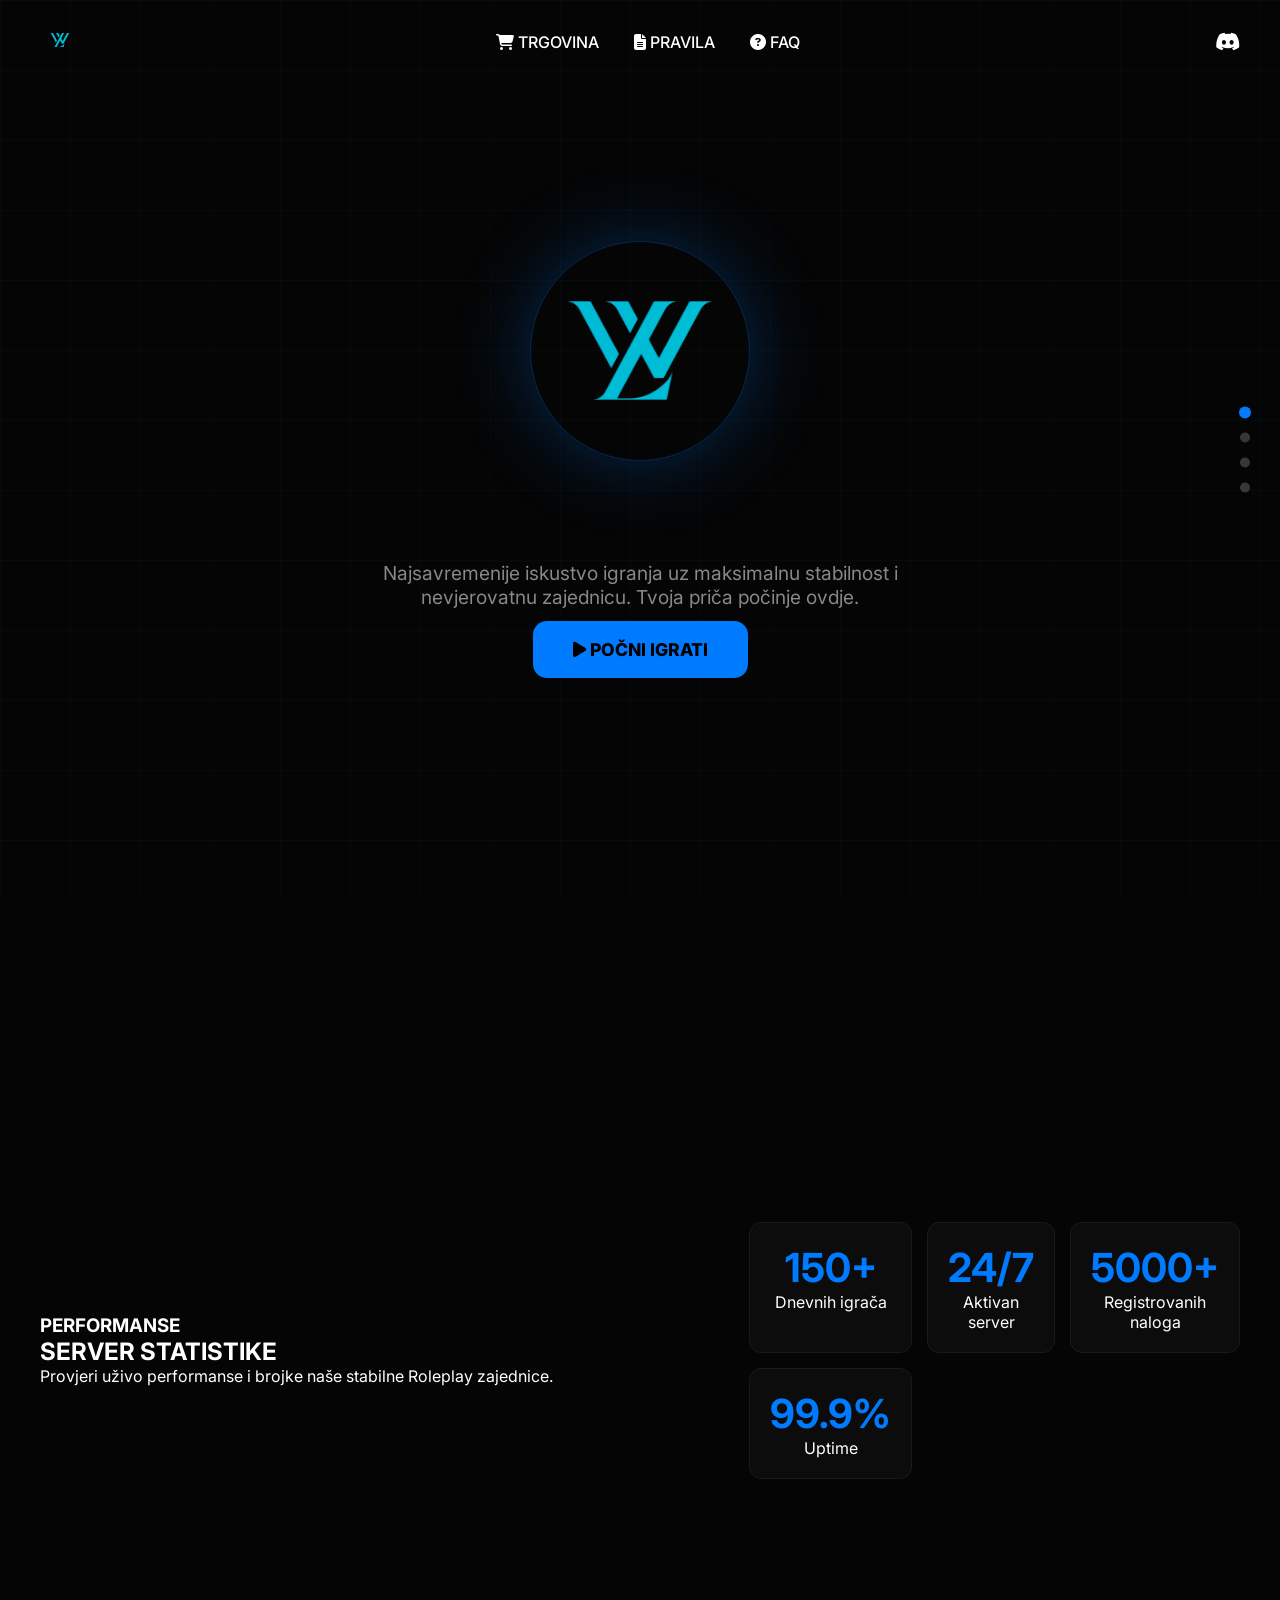
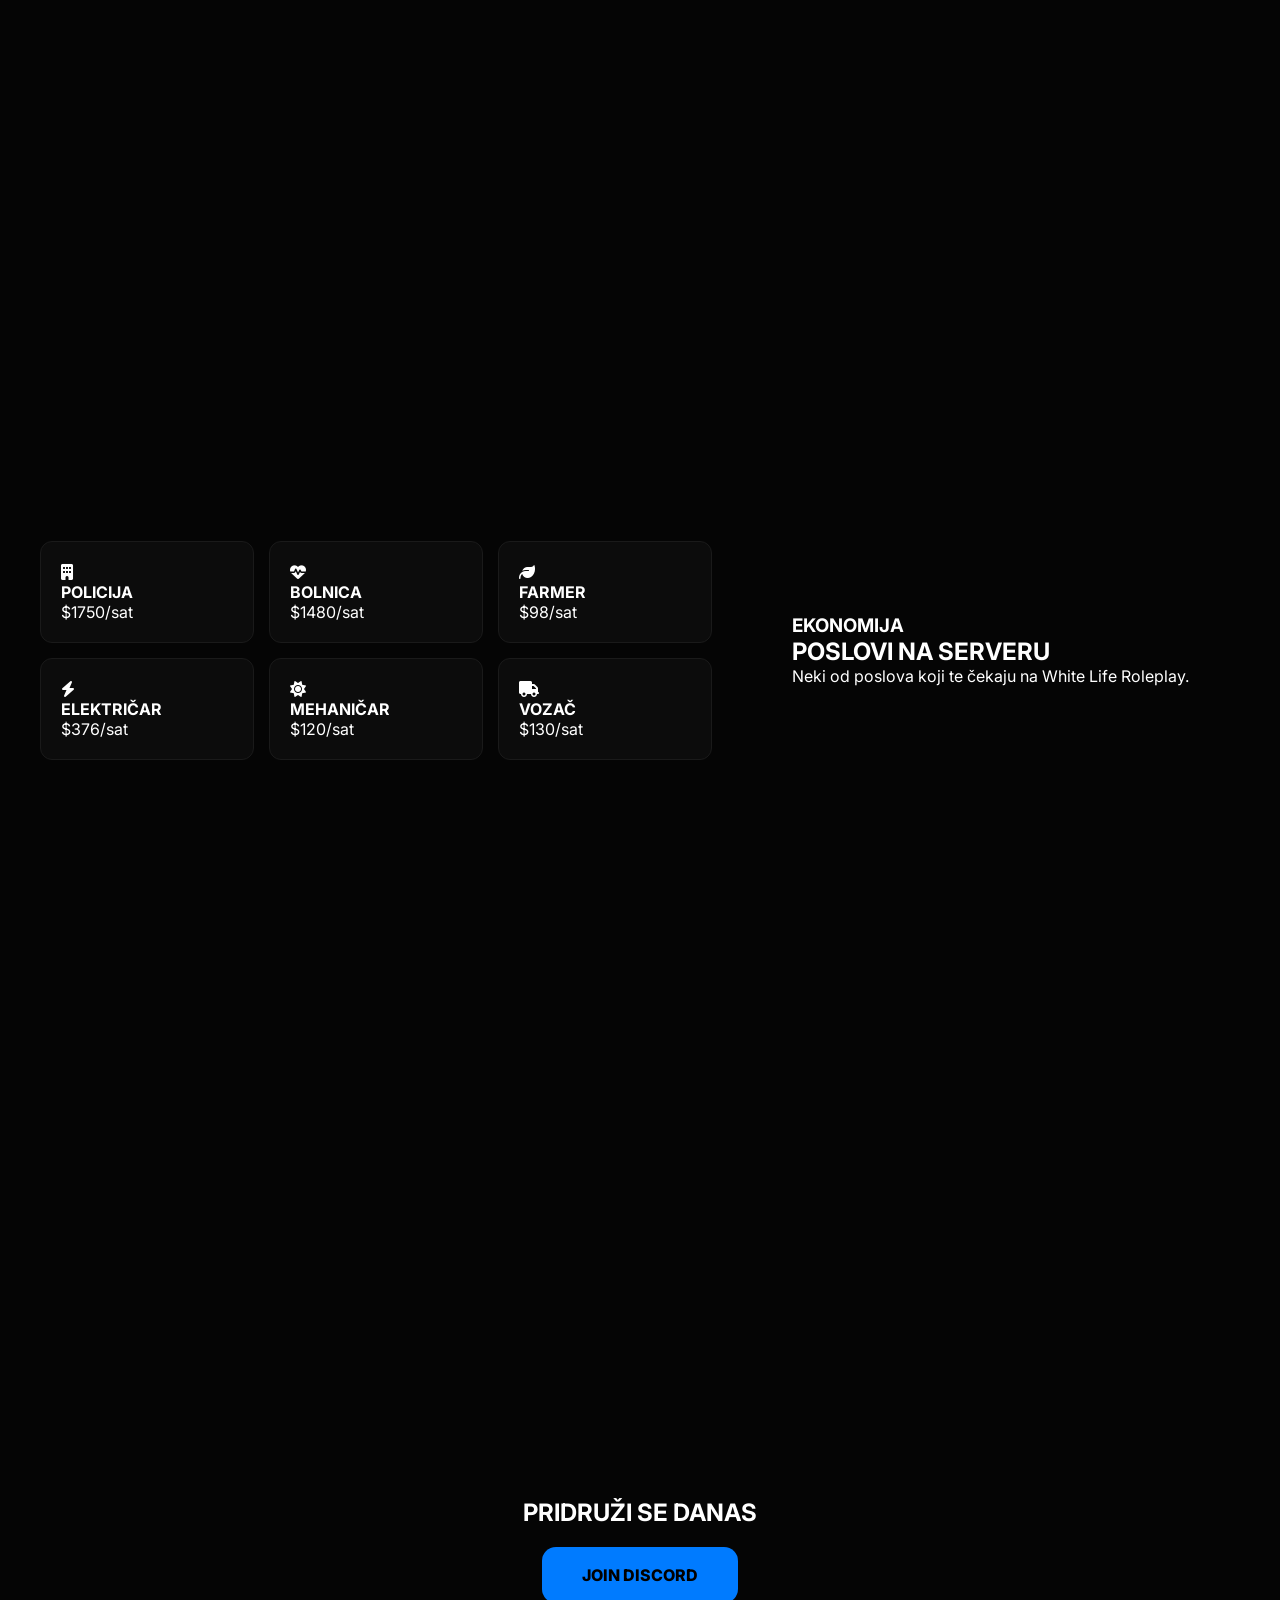
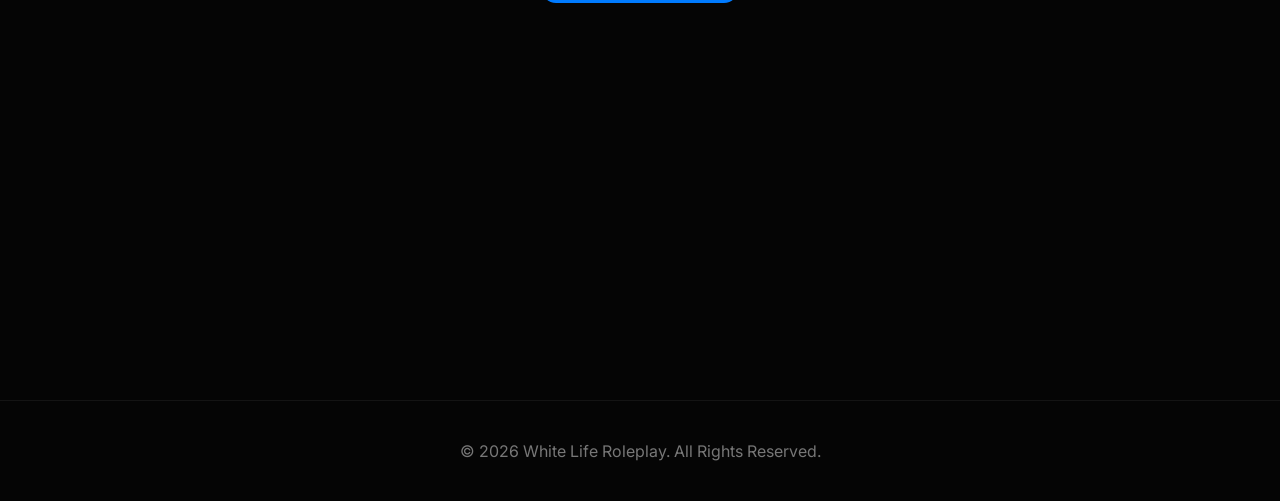
<file: index.html>
<!DOCTYPE html>
<html lang="hr">
<head>
    <meta charset="UTF-8">
    <meta name="viewport" content="width=device-width, initial-scale=1.0">
    <title>White Life Roleplay</title>
    <link rel="preconnect" href="https://fonts.googleapis.com">
    <link href="https://fonts.googleapis.com/css2?family=Inter:wght@300;400;500;600;700;800;900&display=swap" rel="stylesheet">
    <link rel="stylesheet" href="https://cdnjs.cloudflare.com/ajax/libs/font-awesome/6.4.0/css/all.min.css">
    <style>
        * { margin:0; padding:0; box-sizing:border-box; font-family:'Inter',sans-serif; }
        html { scroll-behavior: smooth; scroll-snap-type: y mandatory; }
        body { background:#050505; color:white; overflow-x:hidden; }
        body::before { content:''; position:fixed; inset:0; background: linear-gradient(rgba(0,123,255,.05) 1px, transparent 1px), linear-gradient(90deg, rgba(0,123,255,.05) 1px, transparent 1px); background-size:70px 70px; pointer-events:none; }

        /* Navigacija */
        nav { position: fixed; top: 0; left: 0; width: 100%; z-index: 999; background: transparent; border: none; }
        .nav { max-width:1400px; margin:auto; padding:20px 40px; display:flex; justify-content:space-between; align-items:center; }
        .menu { display:flex; gap:35px; }
        .menu a { text-decoration:none; color:white; font-weight:500; transition:.3s; }
        .menu a:hover { color:#007bff; }
        .nav-right a { text-decoration: none; color: white; font-size: 20px; }

        /* Sekcije */
        section { min-height: 100vh; padding: 100px 20px; display: flex; align-items: center; justify-content: center; scroll-snap-align: start; }
        .container { width: 100%; max-width: 1400px; margin: auto; }
        .title { font-size:60px; text-align:center; margin-bottom:70px; }
        .title span { color:#007bff; }

        /* Hero */
        .hero { text-align:center; position:relative; }
        .big-logo { width:220px; height:220px; margin:0 auto 30px; border-radius:50%; border:1px solid rgba(0, 123, 255, 0.3); display:flex; justify-content:center; align-items:center; font-size:120px; font-weight:900; color:#007bff; box-shadow:0 0 80px rgba(0, 123, 255, 0.3); }
        .hero h1 { font-size:110px; line-height:.95; }
        .hero h1 span { display:block; color:#007bff; }
        .primary { background:#007bff; color:black; padding:18px 40px; border-radius:14px; text-decoration:none; font-weight:800; }
        .secondary { background:#111; border:1px solid rgba(255,255,255,.08); color:white; padding:18px 40px; border-radius:14px; text-decoration:none; font-weight:800; }

        /* Stats */
        .stats { display:grid; grid-template-columns:repeat(auto-fit,minmax(250px,1fr)); gap:25px; }
        .card { background:#0c0c0c; border:1px solid rgba(255,255,255,.05); border-radius:22px; padding:40px; text-align:center; }
        .card h3 { font-size:50px; color:#007bff; }

        /* POSLOVI - ISPRAVLJENI LAYOUT */
        .split-container { display: grid; grid-template-columns: 1.5fr 1fr; gap: 80px; align-items: center; max-width: 1200px; width: 100%; }
        .cards-side { display: grid; grid-template-columns: 1fr 1fr 1fr; gap: 15px; }
        .job-card { background: #0c0c0c; border: 1px solid #1a1a1a; border-radius: 12px; padding: 20px; }
        .text-side { display: flex; align-items: center; gap: 30px; }
        .side-dots { display: flex; flex-direction: column; gap: 10px; }
        .dot { width: 8px; height: 8px; background: #333; border-radius: 50%; }
        .dot.active { background: #007bff; }

        /* Features */
        .features { display:grid; grid-template-columns:repeat(auto-fit,minmax(320px,1fr)); gap:25px; }
        .feature { background:#0d0d0d; padding:35px; border-radius:22px; border:1px solid rgba(255,255,255,.05); }

        /* CTA i Footer */
        .cta { flex-direction: column; text-align: center; }
        footer { padding:40px; text-align:center; border-top:1px solid rgba(255,255,255,.06); color:#777; }
		
		.side-dots-nav {
    position: fixed;
    right: 30px;
    top: 50%;
    transform: translateY(-50%);
    display: flex;
    flex-direction: column;
    gap: 15px;
    z-index: 1000;
}

.side-dots-nav .dot {
    width: 10px;
    height: 10px;
    background: rgba(255,255,255,0.2);
    border-radius: 50%;
    cursor: pointer;
    transition: 0.3s;
}

.side-dots-nav .dot.active {
    background: #007bff;
    transform: scale(1.2);
}
    </style>
</head>
<body>

<nav>
    <div class="nav">
        <a href="index"><img src="logo.png" alt="Logo" style="height: 40px;"></a>
        
        <div class="menu">
            <a href="trgovina"><i class="fas fa-shopping-cart"></i> TRGOVINA</a>
            
            <a href="pravila"><i class="fas fa-file-alt"></i> PRAVILA</a>
            <a href="faq"><i class="fas fa-question-circle"></i> FAQ</a>
        </div>
        
        <div class="nav-right">
            <a href="#"><i class="fab fa-discord"></i></a>
        </div>
    </div>
</nav>

<div class="side-dots-nav">
    <div class="dot" data-target="hero"></div>
    <div class="dot" data-target="stats"></div>
    <div class="dot" data-target="poslovi"></div>
    <div class="dot" data-target="join"></div>
</div>

<section id="hero" class="hero">
    <div class="hero-content">
        <div class="big-logo">
            <img src="logo.png" alt="Main Logo" style="width: 130%; height: auto;">
        </div>
        
        <div style="margin-top: 100px;">
            <p style="font-size: 1.2rem; color: #888; max-width: 600px; margin: 0 auto;">
                Najsavremenije iskustvo igranja uz maksimalnu stabilnost i nevjerovatnu zajednicu. Tvoja priča počinje ovdje.
            </p>
            <div style="margin-top: 30px;">
                <a href="#" class="primary" style="font-size: 1.1rem;"><i class="fas fa-play"></i> POČNI IGRATI</a>
            </div>
        </div>
    </div>
</section>

<section id="stats">
    <div class="split-container">
        
        <div class="text-side">
            <div>
                <h3>PERFORMANSE</h3>
                <h2>SERVER <span>STATISTIKE</span></h2>
                <p>Provjeri uživo performanse i brojke naše stabilne Roleplay zajednice.</p>
            </div>
        </div>

        <div class="cards-side">
            <div class="card" style="padding: 20px; border-radius: 12px; background: #0c0c0c; border: 1px solid #1a1a1a;">
                <h3 style="font-size: 40px; color: #007bff;">150+</h3>
                <p>Dnevnih igrača</p>
            </div>
            <div class="card" style="padding: 20px; border-radius: 12px; background: #0c0c0c; border: 1px solid #1a1a1a;">
                <h3 style="font-size: 40px; color: #007bff;">24/7</h3>
                <p>Aktivan server</p>
            </div>
            <div class="card" style="padding: 20px; border-radius: 12px; background: #0c0c0c; border: 1px solid #1a1a1a;">
                <h3 style="font-size: 40px; color: #007bff;">5000+</h3>
                <p>Registrovanih naloga</p>
            </div>
            <div class="card" style="padding: 20px; border-radius: 12px; background: #0c0c0c; border: 1px solid #1a1a1a;">
                <h3 style="font-size: 40px; color: #007bff;">99.9%</h3>
                <p>Uptime</p>
            </div>
        </div>

    </div>
</section>

<section id="poslovi">
    <div class="split-container">
        <div class="cards-side">
            <div class="job-card"><i class="fas fa-building"></i><h4>POLICIJA</h4><span>$1750/sat</span></div>
            <div class="job-card"><i class="fas fa-heartbeat"></i><h4>BOLNICA</h4><span>$1480/sat</span></div>
            <div class="job-card"><i class="fas fa-leaf"></i><h4>FARMER</h4><span>$98/sat</span></div>
            <div class="job-card"><i class="fas fa-bolt"></i><h4>ELEKTRIČAR</h4><span>$376/sat</span></div>
            <div class="job-card"><i class="fas fa-sun"></i><h4>MEHANIČAR</h4><span>$120/sat</span></div>
            <div class="job-card"><i class="fas fa-truck"></i><h4>VOZAČ</h4><span>$130/sat</span></div>
        </div>
        <div class="text-side">
            <div>
                <h3>EKONOMIJA</h3>
                <h2>POSLOVI NA SERVERU</h2>
                <p>Neki od poslova koji te čekaju na White Life Roleplay.</p>
            </div>
        </div>
    </div>
</section>

<section class="cta" id="join">
    <h2>PRIDRUŽI SE DANAS</h2>
    <a href="#" class="primary" style="margin-top:20px;">JOIN DISCORD</a>
</section>

<footer>© 2026 White Life Roleplay. All Rights Reserved.</footer>

<script>
window.addEventListener('scroll', () => {
    let current = '';
    const sections = document.querySelectorAll('section');
    const dots = document.querySelectorAll('.side-dots-nav .dot');

    sections.forEach(section => {
        const sectionTop = section.offsetTop;
        const sectionHeight = section.clientHeight;
        if (pageYOffset >= (sectionTop - sectionHeight / 3)) {
            current = section.getAttribute('id');
        }
    });

    dots.forEach(dot => {
        dot.classList.remove('active');
        if (dot.getAttribute('data-target') === current) {
            dot.classList.add('active');
        }
    });
});
</script>
</body>
</html>
</file>
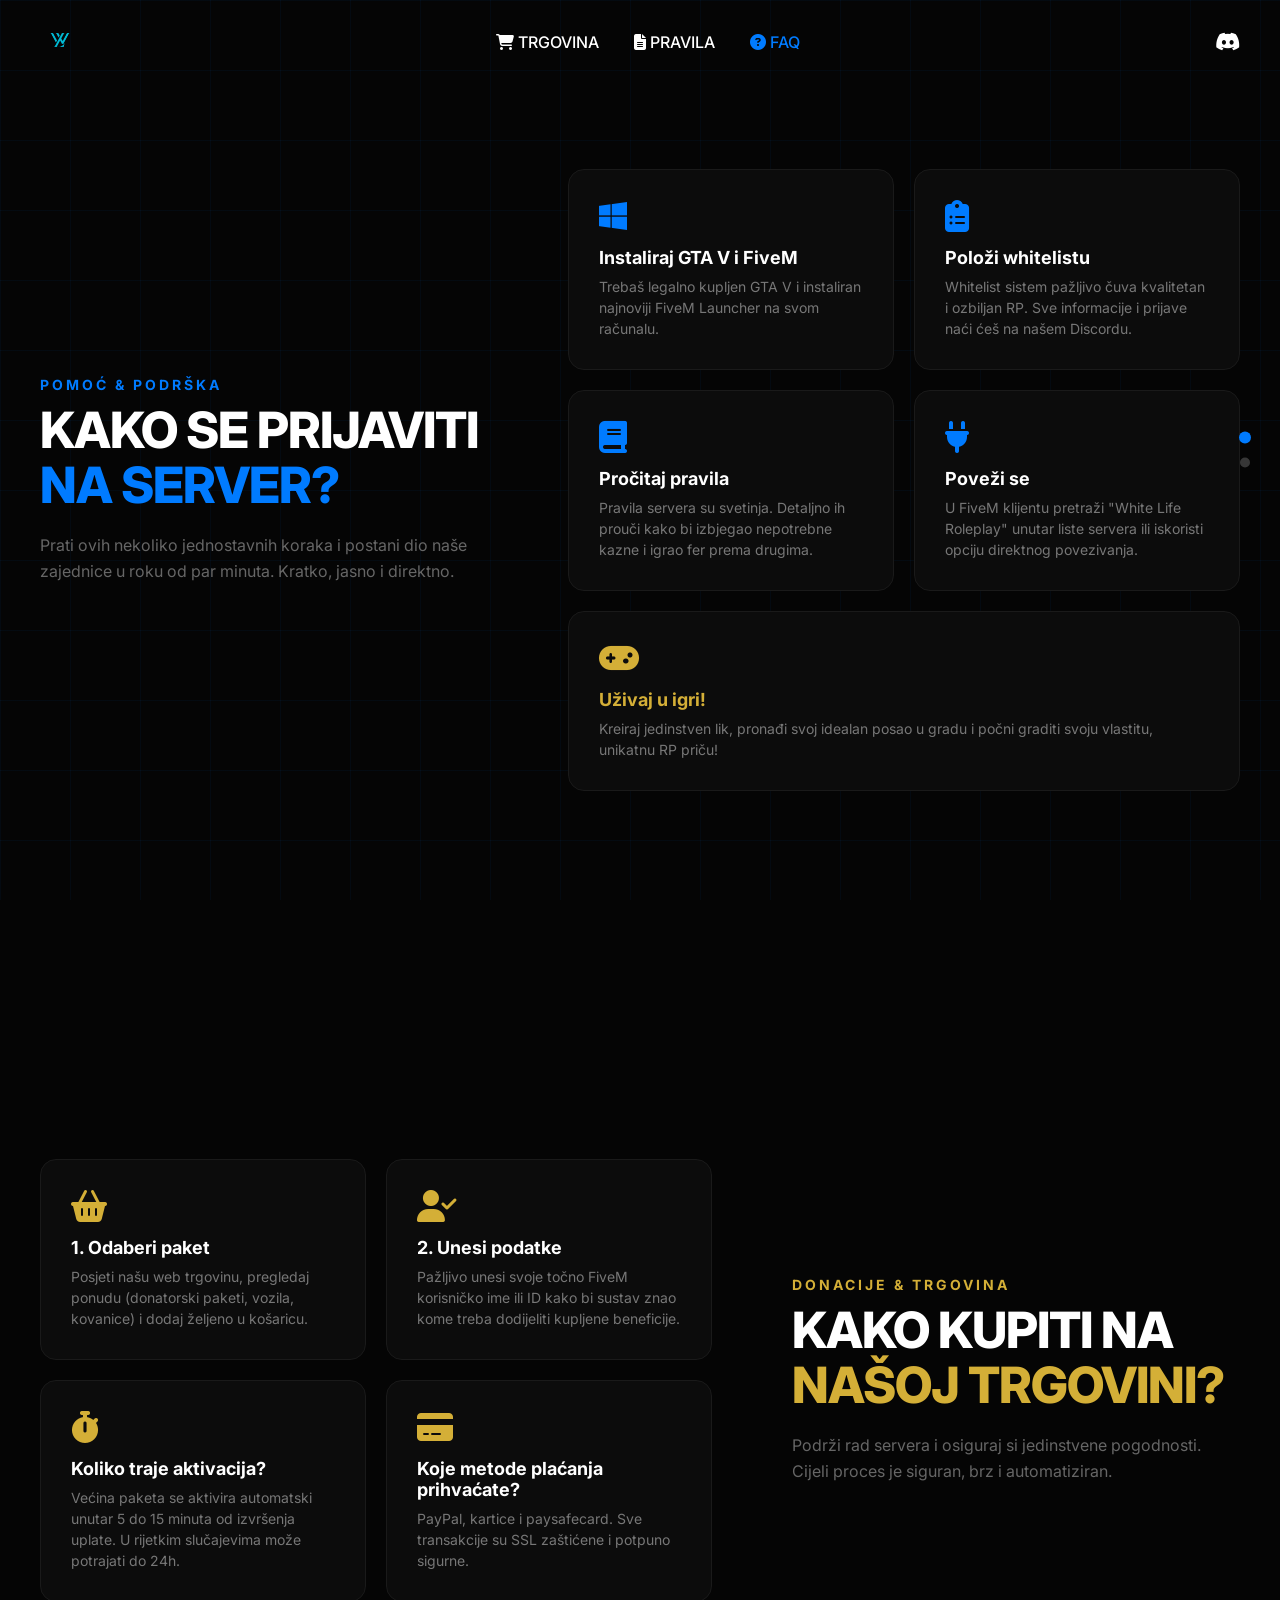
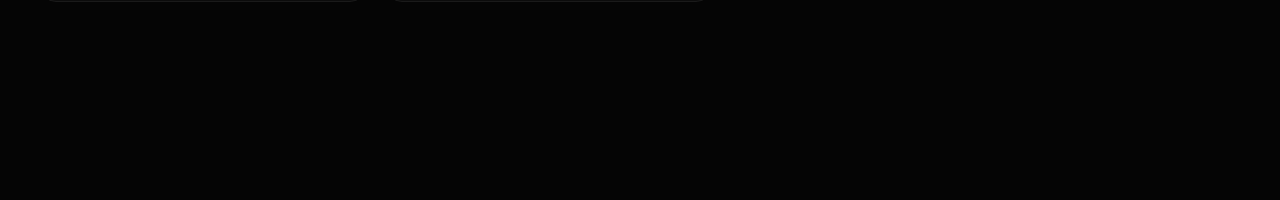
<file: faq.html>
<!DOCTYPE html>
<html lang="hr">
<head>
    <meta charset="UTF-8">
    <meta name="viewport" content="width=device-width, initial-scale=1.0">
    <title>FAQ - White Life Roleplay</title>
    <link href="https://fonts.googleapis.com/css2?family=Inter:wght@300;400;500;600;700;800;900&display=swap" rel="stylesheet">
    <link rel="stylesheet" href="https://cdnjs.cloudflare.com/ajax/libs/font-awesome/6.4.0/css/all.min.css">
    <style>
        * { margin:0; padding:0; box-sizing:border-box; font-family:'Inter',sans-serif; }
        html { scroll-behavior: smooth; scroll-snap-type: y mandatory; }
        body { background:#050505; color:white; overflow-x: hidden; }
        body::before { content:''; position:fixed; inset:0; background: linear-gradient(rgba(0,123,255,.05) 1px, transparent 1px), linear-gradient(90deg, rgba(0,123,255,.05) 1px, transparent 1px); background-size:70px 70px; pointer-events:none; z-index: -1; }

        /* Navigacija (IDENTIČNA KAO U INDEX.HTML) */
        nav { position: fixed; top: 0; left: 0; width: 100%; z-index: 999; background: transparent; border: none; }
        .nav { max-width:1400px; margin:auto; padding:20px 40px; display:flex; justify-content:space-between; align-items:center; }
        .menu { display:flex; gap:35px; }
        .menu a { text-decoration:none; color:white; font-weight:500; transition:.3s; }
        .menu a:hover, .menu a.active { color:#007bff; }
        .nav-right a { text-decoration: none; color: white; font-size: 20px; }

        /* SIDE DOTS NAVIGACIJA */
        .side-dots-nav {
            position: fixed;
            right: 30px;
            top: 50%;
            transform: translateY(-50%);
            display: flex;
            flex-direction: column;
            gap: 15px;
            z-index: 1000;
        }
        .side-dots-nav .dot {
            width: 10px;
            height: 10px;
            background: rgba(255,255,255,0.2);
            border-radius: 50%;
            cursor: pointer;
            transition: 0.3s;
        }
        .side-dots-nav .dot.active {
            background: #007bff;
            transform: scale(1.2);
        }
        .side-dots-nav .dot.gold-active {
            background: #d4af37;
            transform: scale(1.2);
        }

        /* SEKCIJE */
        section { min-height: 100vh; padding: 120px 40px 60px; display: flex; align-items: center; justify-content: center; scroll-snap-align: start; }
        .split-container { display: grid; grid-template-columns: 1fr 1.5fr; gap: 80px; align-items: center; max-width: 1400px; width: 100%; margin: auto; }
        
        /* Kontra raspored (Tekst desno, kartice lijevo) */
        .split-container.reverse { grid-template-columns: 1.5fr 1fr; }

        /* Lijeva/Desna tekstualna strana */
        .text-side h3 { font-size: 14px; color: #007bff; font-weight: 700; letter-spacing: 3px; text-transform: uppercase; margin-bottom: 10px; }
        .text-side h2 { font-size: 50px; font-weight: 800; letter-spacing: -1px; margin-bottom: 20px; line-height: 1.1; }
        .text-side h2 span { color: #007bff; }
        .text-side p { color: #666; font-size: 16px; line-height: 1.6; max-width: 450px; }

        /* Premium zlatni detalji za drugu rubriku */
        .split-container.reverse .text-side h3 { color: #d4af37; }
        .split-container.reverse .text-side h2 span { color: #d4af37; }

        /* Grid s karticama */
        .cards-side { display: grid; grid-template-columns: 1fr 1fr; gap: 20px; }
        
        .faq-card { 
            background: #0c0c0c; 
            border: 1px solid #1a1a1a; 
            border-radius: 16px; 
            padding: 30px; 
            transition: all 0.3s ease;
        }
        
        .faq-card:hover {
            border-color: rgba(0, 123, 255, 0.3);
            box-shadow: 0 10px 25px rgba(0, 123, 255, 0.05);
            transform: translateY(-2px);
        }

        /* Hover efekt za zlatne kartice */
        .split-container.reverse .faq-card:hover {
            border-color: rgba(212, 175, 55, 0.3);
            box-shadow: 0 10px 25px rgba(212, 175, 55, 0.05);
        }

        .faq-card i { 
            font-size: 32px; 
            color: #007bff; 
            margin-bottom: 15px; 
            display: inline-block;
        }

        .split-container.reverse .faq-card i {
            color: #d4af37;
        }
        
        .faq-card h4 { 
            font-size: 18px; 
            font-weight: 700; 
            margin-bottom: 8px; 
            color: #fff;
        }
        
        .faq-card p { 
            font-size: 14px; 
            color: #777; 
            line-height: 1.5; 
        }

        /* Responsive */
        @media (max-width: 1024px) {
            section { padding: 100px 20px 40px; }
            .split-container, .split-container.reverse { grid-template-columns: 1fr; gap: 40px; }
            .split-container.reverse .text-side { grid-row: 1; }
            .text-side { text-align: center; }
            .text-side p { margin: 0 auto; }
            .cards-side { grid-template-columns: 1fr; }
            .side-dots-nav { display: none; }
        }
    </style>
</head>
<body>

<nav>
    <div class="nav">
        <a href="index.html"><img src="logo.png" alt="Logo" style="height: 40px;"></a>
        
        <div class="menu">
            <a href="trgovina.html"><i class="fas fa-shopping-cart"></i> TRGOVINA</a>
            <a href="pravila.html"><i class="fas fa-file-alt"></i> PRAVILA</a>
            <a href="faq.html" class="active"><i class="fas fa-question-circle"></i> FAQ</a>
        </div>
        
        <div class="nav-right">
            <a href="#"><i class="fab fa-discord"></i></a>
        </div>
    </div>
</nav>

<div class="side-dots-nav">
    <div class="dot active" data-target="prijava"></div>
    <div class="dot" data-target="trgovina"></div>
</div>

<section id="prijava">
    <div class="split-container">
        <div class="text-side">
            <h3>POMOĆ & PODRŠKA</h3>
            <h2>KAKO SE PRIJAVITI <span>NA SERVER?</span></h2>
            <p>Prati ovih nekoliko jednostavnih koraka i postani dio naše zajednice u roku od par minuta. Kratko, jasno i direktno.</p>
        </div>

        <div class="cards-side">
            <div class="faq-card">
                <i class="fab fa-windows"></i>
                <h4>Instaliraj GTA V i FiveM</h4>
                <p>Trebaš legalno kupljen GTA V i instaliran najnoviji FiveM Launcher na svom računalu.</p>
            </div>

            <div class="faq-card">
                <i class="fas fa-clipboard-list"></i>
                <h4>Položi whitelistu</h4>
                <p>Whitelist sistem pažljivo čuva kvalitetan i ozbiljan RP. Sve informacije i prijave naći ćeš na našem Discordu.</p>
            </div>

            <div class="faq-card">
                <i class="fas fa-book"></i>
                <h4>Pročitaj pravila</h4>
                <p>Pravila servera su svetinja. Detaljno ih prouči kako bi izbjegao nepotrebne kazne i igrao fer prema drugima.</p>
            </div>

            <div class="faq-card">
                <i class="fas fa-plug"></i>
                <h4>Poveži se</h4>
                <p>U FiveM klijentu pretraži "White Life Roleplay" unutar liste servera ili iskoristi opciju direktnog povezivanja.</p>
            </div>

            <div class="faq-card" style="grid-column: span 2;">
                <i class="fas fa-gamepad" style="color: #d4af37;"></i>
                <h4 style="color: #d4af37;">Uživaj u igri!</h4>
                <p>Kreiraj jedinstven lik, pronađi svoj idealan posao u gradu i počni graditi svoju vlastitu, unikatnu RP priču!</p>
            </div>
        </div>
    </div>
</section>

<section id="trgovina">
    <div class="split-container reverse">
        <div class="cards-side">
            <div class="faq-card">
                <i class="fas fa-shopping-basket"></i>
                <h4>1. Odaberi paket</h4>
                <p>Posjeti našu web trgovinu, pregledaj ponudu (donatorski paketi, vozila, kovanice) i dodaj željeno u košaricu.</p>
            </div>

            <div class="faq-card">
                <i class="fas fa-user-check"></i>
                <h4>2. Unesi podatke</h4>
                <p>Pažljivo unesi svoje točno FiveM korisničko ime ili ID kako bi sustav znao kome treba dodijeliti kupljene beneficije.</p>
            </div>

            <div class="faq-card">
                <i class="fas fa-stopwatch"></i>
                <h4>Koliko traje aktivacija?</h4>
                <p>Većina paketa se aktivira automatski unutar 5 do 15 minuta od izvršenja uplate. U rijetkim slučajevima može potrajati do 24h.</p>
            </div>

            <div class="faq-card">
                <i class="fas fa-credit-card"></i>
                <h4>Koje metode plaćanja prihvaćate?</h4>
                <p>PayPal, kartice i paysafecard. Sve transakcije su SSL zaštićene i potpuno sigurne.</p>
            </div>
        </div>

        <div class="text-side">
            <h3>DONACIJE & TRGOVINA</h3>
            <h2>KAKO KUPITI NA <span>NAŠOJ TRGOVINI?</span></h2>
            <p>Podrži rad servera i osiguraj si jedinstvene pogodnosti. Cijeli proces je siguran, brz i automatiziran.</p>
        </div>
    </div>
</section>

<script>
window.addEventListener('scroll', () => {
    let current = '';
    const sections = document.querySelectorAll('section');
    const dots = document.querySelectorAll('.side-dots-nav .dot');

    sections.forEach(section => {
        const sectionTop = section.offsetTop;
        const sectionHeight = section.clientHeight;
        if (window.pageYOffset >= (sectionTop - sectionHeight / 3)) {
            current = section.getAttribute('id');
        }
    });

    dots.forEach(dot => {
        dot.classList.remove('active', 'gold-active');
        if (dot.getAttribute('data-target') === current) {
            if(current === 'trgovina') {
                dot.classList.add('gold-active');
            } else {
                dot.classList.add('active');
            }
        }
    });
});

document.querySelectorAll('.side-dots-nav .dot').forEach(dot => {
    dot.addEventListener('click', () => {
        const targetId = dot.getAttribute('data-target');
        document.getElementById(targetId).scrollIntoView({ behavior: 'smooth' });
    });
});
</script>

</body>
</html>
</file>
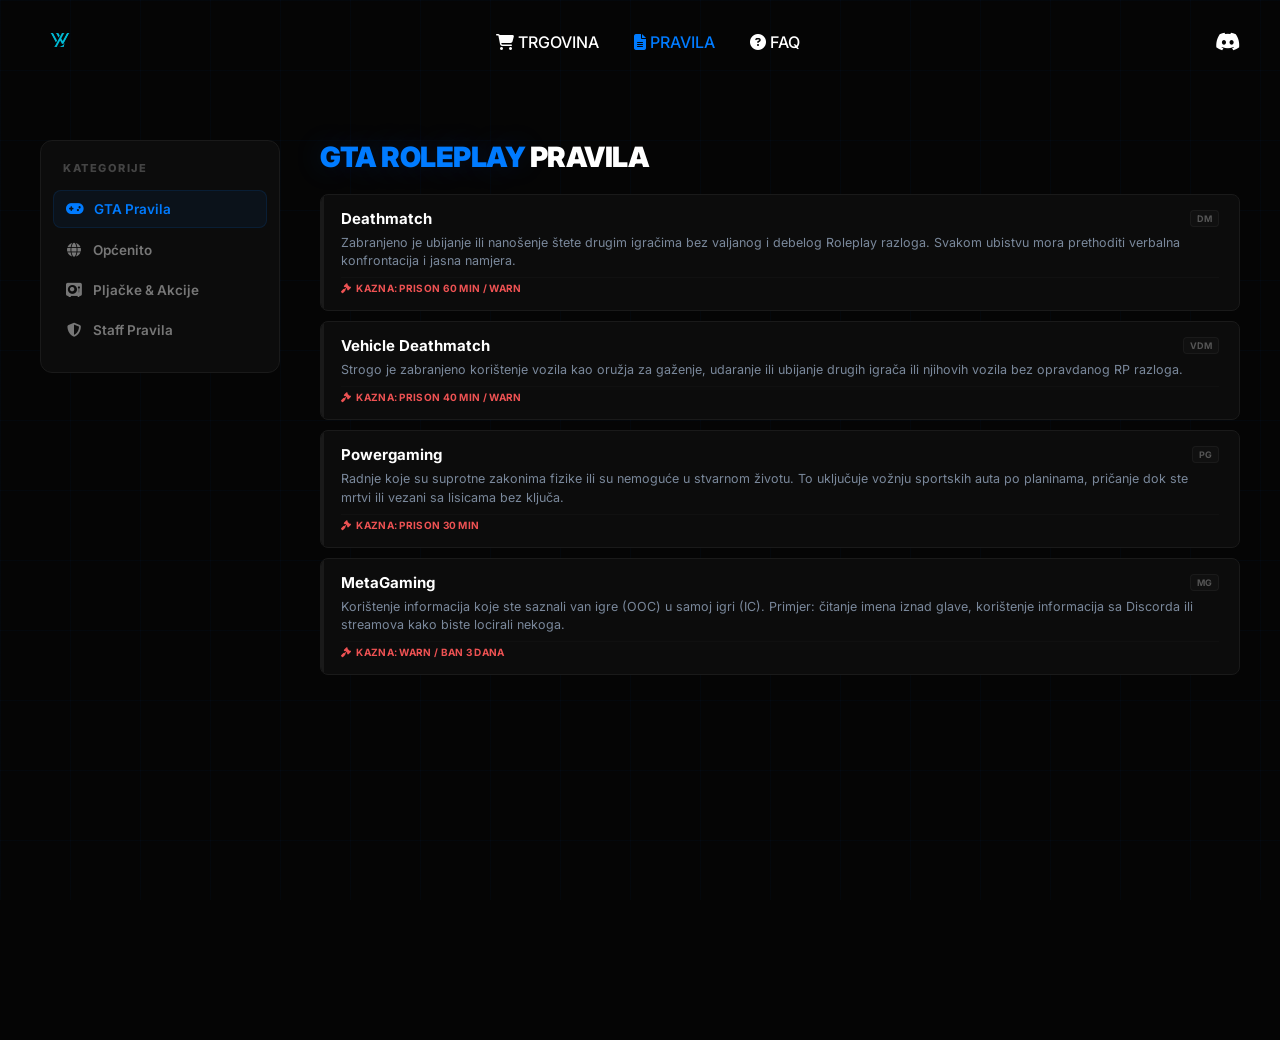
<file: pravila.html>
<!DOCTYPE html>
<html lang="hr">
<head>
    <meta charset="UTF-8">
    <meta name="viewport" content="width=device-width, initial-scale=1.0">
    <title>Pravila - White Life Roleplay</title>
    <link href="https://fonts.googleapis.com/css2?family=Inter:wght@300;400;500;600;700;800;900&display=swap" rel="stylesheet">
    <link rel="stylesheet" href="https://cdnjs.cloudflare.com/ajax/libs/font-awesome/6.4.0/css/all.min.css">
    <style>
        * { margin:0; padding:0; box-sizing:border-box; font-family:'Inter',sans-serif; }
        body { background:#050505; color:white; min-height:100vh; overflow-x: hidden; }
        body::before { content:''; position:fixed; inset:0; background: linear-gradient(rgba(0,123,255,.03) 1px, transparent 1px), linear-gradient(90deg, rgba(0,123,255,.03) 1px, transparent 1px); background-size:70px 70px; pointer-events:none; z-index: -1; }

        /* Navigacija preslikana iz index.html */
        nav { position: fixed; top: 0; left: 0; width: 100%; z-index: 999; background: transparent; border: none; }
        .nav { max-width:1400px; margin:auto; padding:20px 40px; display:flex; justify-content:space-between; align-items:center; }
        .menu { display:flex; gap:35px; }
        .menu a { text-decoration:none; color:white; font-weight:500; transition:.3s; }
        .menu a:hover, .menu a.active { color:#007bff; }
        .nav-right a { text-decoration: none; color: white; font-size: 20px; }

        /* Layout */
        .wrapper { display: flex; max-width: 1300px; margin: 140px auto 60px; gap: 40px; padding: 0 40px; }
        
        /* Premium Sidebar */
        .sidebar { width: 240px; flex-shrink: 0; background: #0c0c0c; padding: 20px 12px; border-radius: 12px; border: 1px solid #1a1a1a; height: fit-content; position: sticky; top: 120px; }
        .sidebar-title { margin-bottom: 15px; font-size: 11px; color:#444; letter-spacing: 1.5px; font-weight: 800; text-transform: uppercase; padding-left: 10px; }
        .sidebar a { display: flex; align-items: center; gap: 10px; color: #777; margin-bottom: 4px; text-decoration: none; font-size: 13.5px; font-weight: 600; padding: 10px 12px; border-radius: 8px; cursor: pointer; transition: 0.3s; }
        .sidebar a i { font-size: 14px; width: 18px; text-align: center; }
        .sidebar a:hover { color: #fff; background: rgba(255,255,255,0.02); }
        .sidebar a.active { color: #007bff; background: rgba(0,123,255,0.06); border: 1px solid rgba(0,123,255,0.12); }
        
        /* Content dio */
        .content { flex-grow: 1; }
        .pravila-grupa { display: none; }
        .pravila-grupa.active { display: block !important; }
        
        h1 { font-size: 28px; margin-bottom: 20px; font-weight: 900; letter-spacing: -0.5px; }
        h1 span { color: #007bff; text-shadow: 0 0 30px rgba(0,123,255,0.2); }
        
        /* Ekstremno kompaktne i tanke kartice pravila */
        .rule-item { 
            position: relative;
            padding: 14px 20px; 
            border-radius: 8px; 
            background: #0c0c0c; 
            border: 1px solid #1a1a1a; 
            margin-bottom: 10px; 
            transition: all 0.2s ease;
            overflow: hidden;
        }
        .rule-item:hover {
            border-color: rgba(0,123,255,0.2);
            background: #0d1017;
            transform: translateX(3px);
        }
        
        /* Lijeva tanka ukrasna linija */
        .rule-item::before {
            content: '';
            position: absolute;
            left: 0;
            top: 0;
            bottom: 0;
            width: 3px;
            background: #1a1a1a;
            transition: 0.2s;
        }
        .rule-item:hover::before { background: #007bff; }

        /* Naslov i Bedž u istoj ravnini */
        .rule-header { display: flex; justify-content: space-between; align-items: center; margin-bottom: 6px; }
        .rule-item b { color: #fff; font-size: 15px; font-weight: 700; }
        .rule-item:hover b { color: #007bff; }
        
        .rule-badge { background: rgba(255,255,255,0.02); border: 1px solid rgba(255,255,255,0.04); color: #555; font-size: 9px; font-weight: 700; padding: 2px 6px; border-radius: 4px; text-transform: uppercase; }
        .rule-item:hover .rule-badge { background: rgba(0,123,255,0.06); border-color: rgba(0,123,255,0.12); color: #007bff; }

        /* Smanjen tekst definicije */
        .rule-item p { color: #7a889b; font-size: 12.5px; line-height: 1.45; font-weight: 400; margin-bottom: 6px; }
        
        /* Smanjena i zbijena sekcija za kaznu */
        .punishment { display: inline-flex; align-items: center; gap: 5px; color: #ee5253; font-size: 10px; font-weight: 700; text-transform: uppercase; letter-spacing: 0.3px; padding-top: 4px; border-top: 1px solid rgba(255,255,255,0.02); width: 100%; }
        .punishment i { font-size: 10px; }

        @media (max-width: 992px) {
            .wrapper { flex-direction: column; gap: 25px; padding: 0 20px; margin-top: 110px; }
            .sidebar { width: 100%; position: static; }
            h1 { font-size: 24px; text-align: center; }
        }
    </style>
</head>
<body>

<nav>
    <div class="nav">
        <a href="index.html"><img src="logo.png" alt="Logo" style="height: 40px;"></a>
        
        <div class="menu">
            <a href="trgovina.html"><i class="fas fa-shopping-cart"></i> TRGOVINA</a>
            <a href="pravila.html" class="active"><i class="fas fa-file-alt"></i> PRAVILA</a>
            <a href="faq.html"><i class="fas fa-question-circle"></i> FAQ</a>
        </div>
        
        <div class="nav-right">
            <a href="#"><i class="fab fa-discord"></i></a>
        </div>
    </div>
</nav>

<div class="wrapper">
    <div class="sidebar">
        <div class="sidebar-title">Kategorije</div>
        <a onclick="prikazi('gta', this)" class="active"><i class="fas fa-gamepad"></i> GTA Pravila</a>
        <a onclick="prikazi('opcenito', this)"><i class="fas fa-globe"></i> Općenito</a>
        <a onclick="prikazi('pljacke', this)"><i class="fas fa-vault"></i> Pljačke & Akcije</a>
        <a onclick="prikazi('staff', this)"><i class="fas fa-shield-alt"></i> Staff Pravila</a>
    </div>
    
    <div class="content">
        
        <div id="gta" class="pravila-grupa active">
            <h1><span>GTA ROLEPLAY</span> PRAVILA</h1>
            
            <div class="rule-item">
                <div class="rule-header">
                    <b>Deathmatch</b>
                    <span class="rule-badge">DM</span>
                </div>
                <p>Zabranjeno je ubijanje ili nanošenje štete drugim igračima bez valjanog i debelog Roleplay razloga. Svakom ubistvu mora prethoditi verbalna konfrontacija i jasna namjera.</p>
                <div class="punishment"><i class="fas fa-gavel"></i> Kazna: Prison 60 min / Warn</div>
            </div>

            <div class="rule-item">
                <div class="rule-header">
                    <b>Vehicle Deathmatch</b>
                    <span class="rule-badge">VDM</span>
                </div>
                <p>Strogo je zabranjeno korištenje vozila kao oružja za gaženje, udaranje ili ubijanje drugih igrača ili njihovih vozila bez opravdanog RP razloga.</p>
                <div class="punishment"><i class="fas fa-gavel"></i> Kazna: Prison 40 min / Warn</div>
            </div>

            <div class="rule-item">
                <div class="rule-header">
                    <b>Powergaming</b>
                    <span class="rule-badge">PG</span>
                </div>
                <p>Radnje koje su suprotne zakonima fizike ili su nemoguće u stvarnom životu. To uključuje vožnju sportskih auta po planinama, pričanje dok ste mrtvi ili vezani sa lisicama bez ključa.</p>
                <div class="punishment"><i class="fas fa-gavel"></i> Kazna: Prison 30 min</div>
            </div>

            <div class="rule-item">
                <div class="rule-header">
                    <b>MetaGaming</b>
                    <span class="rule-badge">MG</span>
                </div>
                <p>Korištenje informacija koje ste saznali van igre (OOC) u samoj igri (IC). Primjer: čitanje imena iznad glave, korištenje informacija sa Discorda ili streamova kako biste locirali nekoga.</p>
                <div class="punishment"><i class="fas fa-gavel"></i> Kazna: Warn / Ban 3 dana</div>
            </div>
        </div>

        <div id="opcenito" class="pravila-grupa">
            <h1><span>OPĆENITA</span> PRAVILA</h1>
            
            <div class="rule-item">
                <div class="rule-header">
                    <b>Vrijeđanje i Toksičnost</b>
                    <span class="rule-badge">OOC TOXIC</span>
                </div>
                <p>Bilo kakav vid psovanja, vrijeđanja na nacionalnoj, vjerskoj ili rasnoj osnovi izvan Roleplay konteksta (OOC) bit će najstrože sankcionisan. Poštujte članove zajednice.</p>
                <div class="punishment"><i class="fas fa-gavel"></i> Kazna: Trajni Ban</div>
            </div>

            <div class="rule-item">
                <div class="rule-header">
                    <b>Vrijednost Života</b>
                    <span class="rule-badge">FearRP</span>
                </div>
                <p>U svakom trenutku morate cijeniti svoj život kao da je stvarni. Ako u vas gledaju tri puške, nemate pravo bježati, vaditi oružje ili provocirati napadače.</p>
                <div class="punishment"><i class="fas fa-gavel"></i> Kazna: Prison 50 min</div>
            </div>
        </div>

        <div id="pljacke" class="pravila-grupa">
            <h1><span>PLJAČKE I</span> AKCIJE</h1>
            
            <div class="rule-item">
                <div class="rule-header">
                    <b>Glavna Banka</b>
                    <span class="rule-badge">BANK</span>
                </div>
                <p>Za pokretanje pljačke glavne banke potrebno je minimalno 5 aktivnih policajaca na dužnosti. Maksimalan broj pljačkaša unutar objekta je ograničen na 6.</p>
                <div class="punishment"><i class="fas fa-gavel"></i> Kazna: FailRP / Skidanje Oružja</div>
            </div>

            <div class="rule-item">
                <div class="rule-header">
                    <b>Pregovori i Taoci</b>
                    <span class="rule-badge">NEGOTIATION</span>
                </div>
                <p>Pljačkaši moraju obezbijediti legitimnog taoca. Lažni taoci (prijatelji iz organizacije) su strogo zabranjeni. Pregovori sa policijom moraju biti ozbiljni i realistični.</p>
                <div class="punishment"><i class="fas fa-gavel"></i> Kazna: Warn Organizaciji</div>
            </div>
        </div>

        <div id="staff" class="pravila-grupa">
            <h1><span>STAFF</span> ADMIN PRAVILA</h1>
            
            <div class="rule-item">
                <div class="rule-header">
                    <b>Iskorištavanje Pozicije</b>
                    <span class="rule-badge">Abuse</span>
                </div>
                <p>Strogo je zabranjeno korištenje admin komandi (/god, /noclip, /giveitem) u privatne RP svrhe ili za pomaganje svojim prijateljima/organizacijama na serveru.</p>
                <div class="punishment"><i class="fas fa-gavel"></i> Kazna: Skidanje Pozicije + Ban</div>
            </div>
        </div>

    </div>
</div>

<script>
function prikazi(id, el) {
    document.querySelectorAll('.pravila-grupa').forEach(g => g.classList.remove('active'));
    document.querySelectorAll('.sidebar a').forEach(a => a.classList.remove('active'));
    document.getElementById(id).classList.add('active');
    el.classList.add('active');
}
</script>
</body>
</html>
</file>
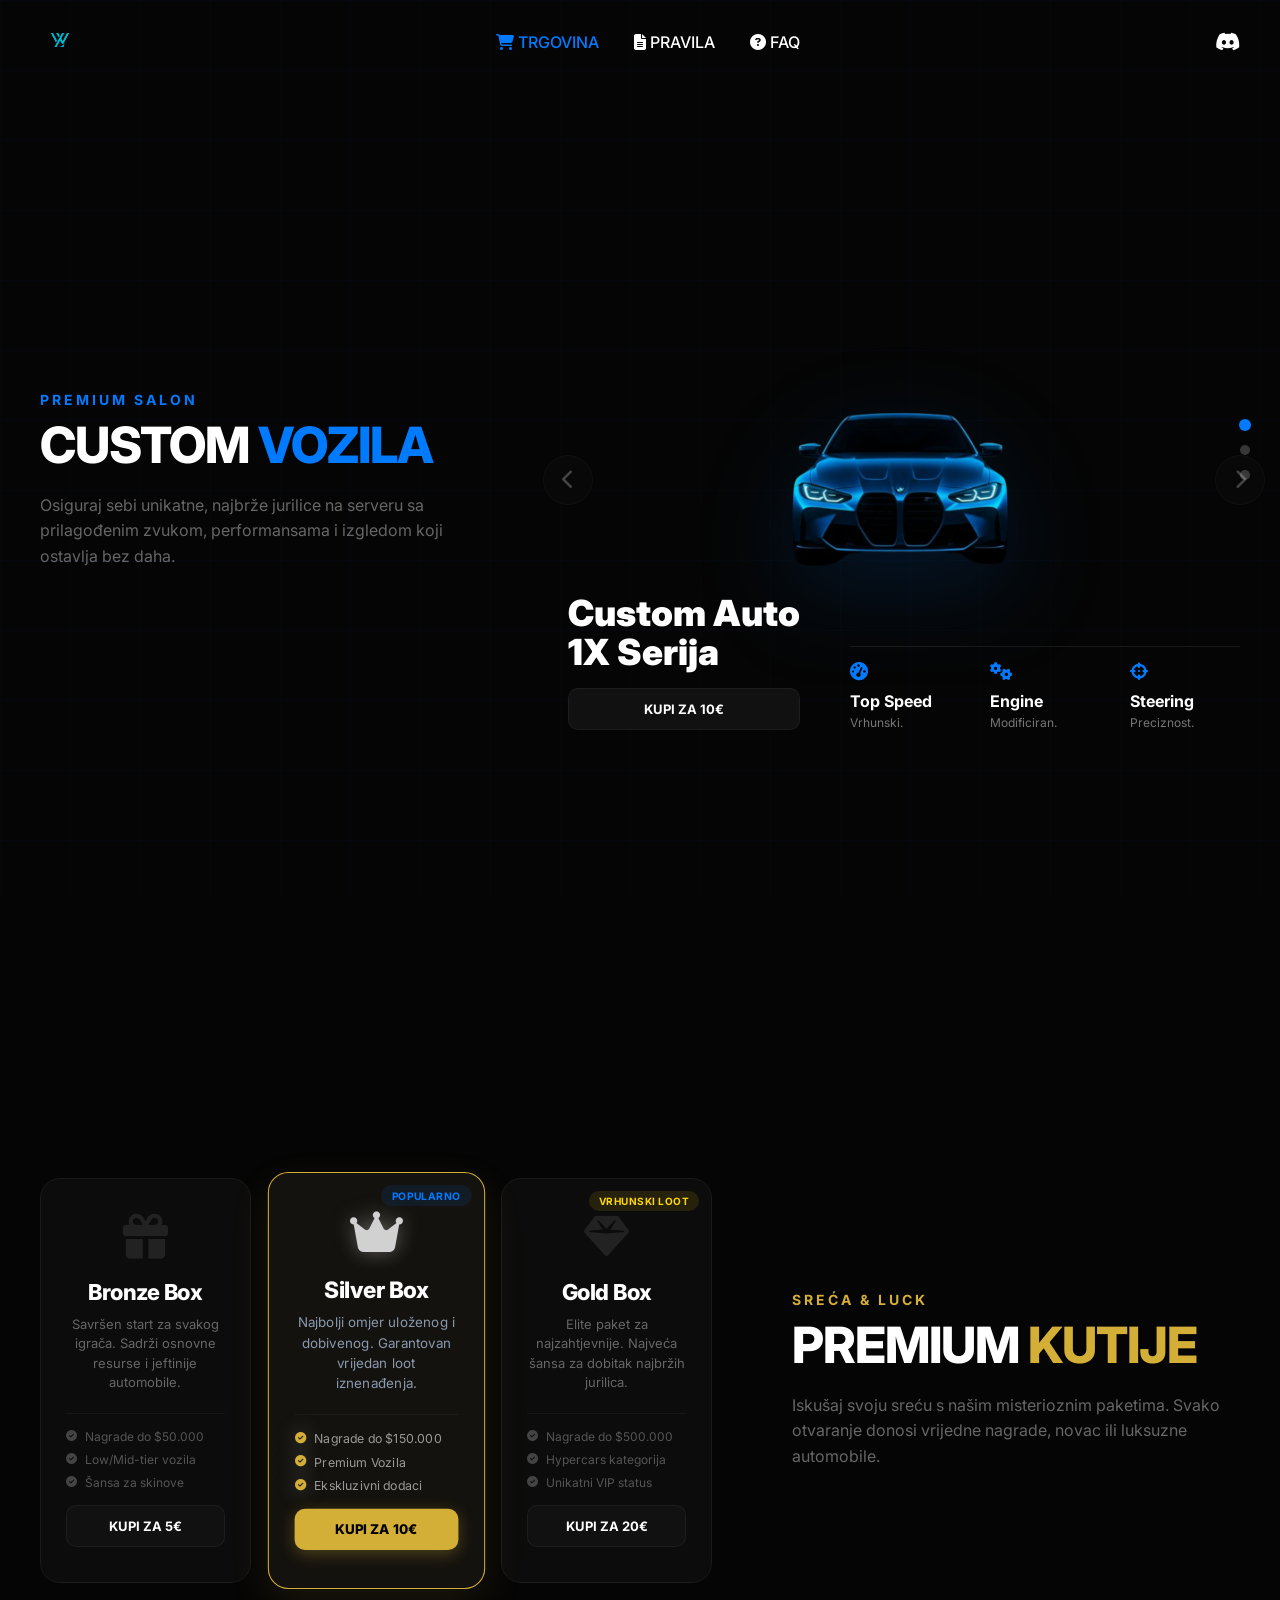
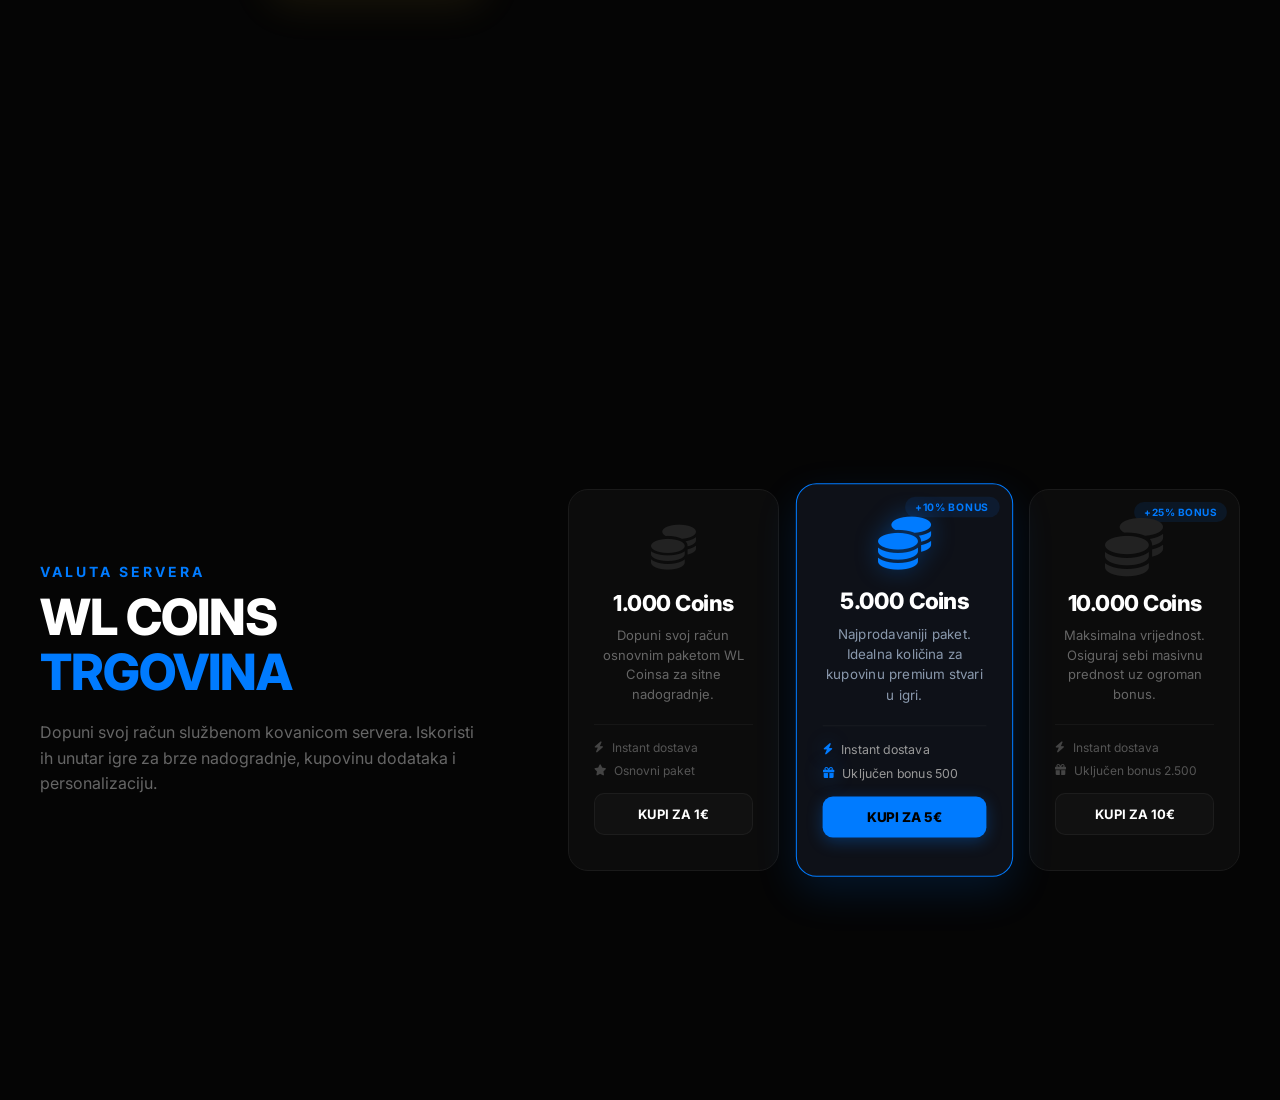
<file: trgovina.html>
<!DOCTYPE html>
<html lang="hr">
<head>
    <meta charset="UTF-8">
    <meta name="viewport" content="width=device-width, initial-scale=1.0">
    <title>White Life | Premium Inventory</title>
    <link href="https://fonts.googleapis.com/css2?family=Inter:wght@300;400;500;600;700;800;900&display=swap" rel="stylesheet">
    <link rel="stylesheet" href="https://cdnjs.cloudflare.com/ajax/libs/font-awesome/6.4.0/css/all.min.css">
    <style>
        * { margin:0; padding:0; box-sizing:border-box; font-family:'Inter',sans-serif; }
        html { scroll-behavior: smooth; scroll-snap-type: y mandatory; }
        body { background: #050505; color: white; overflow-x: hidden; }
        body::before { 
            content:''; 
            position:fixed; 
            inset:0; 
            background: linear-gradient(rgba(0,123,255,.03) 1px, transparent 1px), 
                        linear-gradient(90deg, rgba(0,123,255,.03) 1px, transparent 1px); 
            background-size:70px 70px; 
            pointer-events:none; 
            z-index: 1;
        }

        /* Navigacija preslikana sa index.html */
        nav { position: fixed; top: 0; left: 0; width: 100%; z-index: 999; background: transparent; border: none; }
        .nav { max-width:1400px; margin:auto; padding:20px 40px; display:flex; justify-content:space-between; align-items:center; }
        .menu { display:flex; gap:35px; }
        .menu a { text-decoration:none; color:white; font-weight:500; transition:.3s; }
        .menu a:hover, .menu a.active { color:#007bff; }
        .nav-right a { text-decoration: none; color: white; font-size: 20px; }

        /* TOČKASTA NAVIGACIJA */
        .side-dots-nav {
            position: fixed;
            right: 30px;
            top: 50%;
            transform: translateY(-50%);
            display: flex;
            flex-direction: column;
            gap: 15px;
            z-index: 1000;
        }
        .side-dots-nav .dot {
            width: 10px;
            height: 10px;
            background: rgba(255,255,255,0.2);
            border-radius: 50%;
            cursor: pointer;
            transition: 0.3s;
        }
        .side-dots-nav .dot.active { background: #007bff; transform: scale(1.2); }
        .side-dots-nav .dot.gold-active { background: #d4af37; transform: scale(1.2); }

        /* SEKCIJE */
        section { min-height: 100vh; padding: 120px 40px 60px; display: flex; align-items: center; justify-content: center; scroll-snap-align: start; position: relative; width: 100%; }
        .split-container { display: grid; grid-template-columns: 1fr 1.5fr; gap: 80px; align-items: center; max-width: 1400px; width: 100%; margin: auto; }
        .split-container.reverse { grid-template-columns: 1.5fr 1fr; }

        /* Tekstualna strana */
        .text-side h3 { font-size: 14px; color: #007bff; font-weight: 700; letter-spacing: 3px; text-transform: uppercase; margin-bottom: 10px; }
        .text-side h2 { font-size: 50px; font-weight: 800; letter-spacing: -1px; margin-bottom: 20px; line-height: 1.1; }
        .text-side h2 span { color: #007bff; }
        .text-side p { color: #666; font-size: 16px; line-height: 1.6; max-width: 450px; }

        #kutije .text-side h3 { color: #d4af37; }
        #kutije .text-side h2 span { color: #d4af37; }

        .content-side { width: 100%; display: flex; justify-content: center; align-items: center; }

        /* SLIDER ZA VOZILA */
        .slider { position: relative; width: 100%; height: 500px; display: flex; align-items: center; justify-content: center; }
        .slide { position: absolute; inset: 0; display: none; opacity: 0; transition: opacity 0.4s ease; align-items: center; justify-content: center; }
        .slide.active { display: flex; opacity: 1; }
        .car-container { width: 100%; display: flex; justify-content: center; align-items: center; z-index: 2; }
        .car-container img { max-width: 85%; filter: drop-shadow(0 30px 50px rgba(0,123,255,0.15)); transition: transform 0.3s ease; }
        .car-container:hover img { transform: scale(1.02); }
        .overlay-info { position: absolute; left: 0; bottom: 0; z-index: 3; }
        .overlay-info h1 { font-size: 36px; font-weight: 900; margin-bottom: 15px; line-height: 1.1; }
        .stats-bar { position: absolute; bottom: 0; right: 0; display: flex; gap: 30px; z-index: 3; border-top: 1px solid rgba(255,255,255,0.08); padding-top: 15px; }
        .stat-item { width: 110px; }
        .stat-item i { font-size: 18px; color: #007bff; margin-bottom: 10px; }
        .stat-item h3 { font-size: 16px; font-weight: 700; margin-bottom: 4px; }
        .stat-item p { font-size: 12px; color: #777; }

        /* KARTICE */
        .cards-grid { display: grid; grid-template-columns: repeat(3, 1fr); gap: 20px; width: 100%; }
        
        .slide-content { 
            background: #0c0c0c; 
            padding: 35px 25px; 
            border: 1px solid #1a1a1a; 
            border-radius: 20px; 
            text-align: center; 
            cursor: pointer; 
            transition: all 0.4s cubic-bezier(0.165, 0.84, 0.44, 1); 
            position: relative;
            overflow: hidden;
        }
        
        .slide-content.active { 
            background: #0e1118;
            border-color: #007bff; 
            box-shadow: 0 15px 40px rgba(0, 123, 255, 0.15);
            transform: scale(1.03);
            z-index: 5;
        }

        #kutije .slide-content.active {
            background: #14120e;
            border-color: #d4af37;
            box-shadow: 0 15px 40px rgba(212, 175, 55, 0.1);
        }

        .slide-content i { font-size: 45px; color: #222; margin-bottom: 20px; transition: 0.3s; }
        .slide-content.active i { color: #007bff; text-shadow: 0 0 20px rgba(0,123,255,0.4); }
        
        .slide-content.box-bronze.active i { color: #cd7f32; text-shadow: 0 0 20px rgba(205,127,50,0.4); }
        .slide-content.box-silver.active i { color: #d1d1d1; text-shadow: 0 0 20px rgba(209,209,209,0.4); }
        .slide-content.box-gold.active i { color: #ffd700; text-shadow: 0 0 20px rgba(255,215,0,0.4); }
        
        .slide-content h1 { font-size: 22px; font-weight: 800; margin-bottom: 10px; letter-spacing: -0.5px; }
        .slide-content p { font-size: 13px; color: #666; margin-bottom: 20px; line-height: 1.5; }
        .slide-content.active p { color: #8a99ad; }

        .loot-info { list-style: none; text-align: left; margin: 15px 0; padding-top: 15px; border-top: 1px solid rgba(255,255,255,0.04); display: flex; flex-direction: column; gap: 8px; }
        .loot-info li { font-size: 12px; color: #555; display: flex; align-items: center; gap: 8px; }
        .slide-content.active .loot-info li { color: #999; }
        .loot-info li i { font-size: 11px; margin-bottom: 0; color: #444; }
        .slide-content.active .loot-info li i { color: #007bff; }
        #kutije .slide-content.active .loot-info li i { color: #d4af37; }

        .badge { position: absolute; top: 12px; right: 12px; background: rgba(0,123,255,0.1); color: #007bff; padding: 4px 10px; border-radius: 20px; font-size: 10px; font-weight: 700; text-transform: uppercase; letter-spacing: 0.5px; }
        .box-gold .badge { background: rgba(255,215,0,0.1); color: #ffd700; }

        /* BOTUNI ZA KUPOVINU */
        .buy-btn { display: block; width: 100%; padding: 12px; background: #111; color: white; text-decoration: none; border-radius: 10px; font-weight: 700; font-size: 13px; transition: all 0.3s ease; border: 1px solid rgba(255,255,255,0.05); cursor: pointer; text-align: center; }
        
        /* Hover efekt za botun u Vozilima (Da poplavi) */
        #vozila .buy-btn:hover { background: #007bff; color: #000; border-color: #007bff; font-weight: 800; box-shadow: 0 4px 15px rgba(0,123,255,0.4); transform: translateY(-2px); }

        .slide-content.active .buy-btn { background: #007bff; color: #000; border: none; font-weight: 800; box-shadow: 0 4px 15px rgba(0,123,255,0.3); }
        #kutije .slide-content.active .buy-btn { background: #d4af37; color: #000; box-shadow: 0 4px 15px rgba(212,175,55,0.3); }
        .slide-content.active .buy-btn:hover { transform: translateY(-2px); opacity: 0.9; }

        .nav-btn { position: absolute; top: 50%; transform: translateY(-50%); z-index: 99; font-size: 20px; cursor: pointer; color: #444; background: rgba(12,12,12,0.5); border: 1px solid rgba(255,255,255,0.03); width: 50px; height: 50px; display: flex; align-items: center; justify-content: center; border-radius: 50%; transition: 0.3s; backdrop-filter: blur(5px); }
        .nav-btn:hover { color: #007bff; border-color: rgba(0,123,255,0.3); background: #0c0c0c; }
        .prev { left: -25px; } .next { right: -25px; }

        @media (max-width: 1024px) {
            section { padding: 100px 20px 40px; }
            .split-container, .split-container.reverse { grid-template-columns: 1fr; gap: 40px; }
            .split-container.reverse .text-side { grid-row: 1; }
            .text-side { text-align: center; }
            .text-side p { margin: 0 auto; }
            .cards-grid { grid-template-columns: 1fr; }
            .side-dots-nav { display: none; }
            .slider { height: 400px; }
            .stats-bar { position: relative; margin-top: 20px; justify-content: center; }
            .overlay-info { position: relative; text-align: center; margin-top: 20px; }
            .nav-btn { display: none; }
        }
    </style>
</head>
<body>

<nav>
    <div class="nav">
        <a href="index.html"><img src="logo.png" alt="Logo" style="height: 40px;"></a>
        
        <div class="menu">
            <a href="trgovina.html" class="active"><i class="fas fa-shopping-cart"></i> TRGOVINA</a>
            <a href="pravila.html"><i class="fas fa-file-alt"></i> PRAVILA</a>
            <a href="faq.html"><i class="fas fa-question-circle"></i> FAQ</a>
        </div>
        
        <div class="nav-right">
            <a href="#"><i class="fab fa-discord"></i></a>
        </div>
    </div>
</nav>

<div class="side-dots-nav">
    <div class="dot active" data-target="vozila"></div>
    <div class="dot" data-target="kutije"></div>
    <div class="dot" data-target="coins"></div>
</div>

<section id="vozila">
    <div class="split-container">
        <div class="text-side">
            <h3>PREMIUM SALON</h3>
            <h2>CUSTOM <span>VOZILA</span></h2>
            <p>Osiguraj sebi unikatne, najbrže jurilice na serveru sa prilagođenim zvukom, performansama i izgledom koji ostavlja bez daha.</p>
        </div>

        <div class="content-side">
            <div class="slider">
                <div class="slide active">
                    <div class="car-container"><img src="auto_01.png" alt="Auto 1"></div>
                    <div class="overlay-info"><h1>Custom Auto<br>1X Serija</h1><a href="#" class="buy-btn">KUPI ZA 10€</a></div>
                    <div class="stats-bar"><div class="stat-item"><i class="fas fa-tachometer-alt"></i><h3>Top Speed</h3><p>Vrhunski.</p></div><div class="stat-item"><i class="fas fa-cogs"></i><h3>Engine</h3><p>Modificiran.</p></div><div class="stat-item"><i class="fas fa-crosshairs"></i><h3>Steering</h3><p>Preciznost.</p></div></div>
                </div>
                <div class="slide">
                    <div class="car-container"><img src="auto_02.png" alt="Auto 2"></div>
                    <div class="overlay-info"><h1>Custom Auto<br>3X Serija</h1><a href="#" class="buy-btn">KUPI ZA 25€</a></div>
                    <div class="stats-bar"><div class="stat-item"><i class="fas fa-fire"></i><h3>Snaga</h3><p>Turbo.</p></div><div class="stat-item"><i class="fas fa-shield-alt"></i><h3>Oklop</h3><p>Pojačan.</p></div><div class="stat-item"><i class="fas fa-bolt"></i><h3>Accel</h3><p>Trenutni odziv.</p></div></div>
                </div>
                <div class="slide">
                    <div class="car-container"><img src="auto_03.png" alt="Auto 3"></div>
                    <div class="overlay-info"><h1>Custom Auto<br>5X Serija</h1><a href="#" class="buy-btn">KUPI ZA 50€</a></div>
                    <div class="stats-bar"><div class="stat-item"><i class="fas fa-meteor"></i><h3>Hyper Accel</h3><p>Brutalan.</p></div><div class="stat-item"><i class="fas fa-gem"></i><h3>Luxury</h3><p>Ekskluzivno.</p></div><div class="stat-item"><i class="fas fa-road"></i><h3>Handling</h3><p>Savršen grip.</p></div></div>
                </div>
                <div class="nav-btn prev" onclick="changeSlide(-1)"><i class="fas fa-chevron-left"></i></div>
                <div class="nav-btn next" onclick="changeSlide(1)"><i class="fas fa-chevron-right"></i></div>
            </div>
        </div>
    </div>
</section>

<section id="kutije">
    <div class="split-container reverse">
        <div class="content-side">
            <div class="cards-grid">
                <div class="slide-content box-bronze" onclick="selectCard(this)">
                    <i class="fas fa-gift"></i>
                    <h1>Bronze Box</h1>
                    <p>Savršen start za svakog igrača. Sadrži osnovne resurse i jeftinije automobile.</p>
                    <ul class="loot-info">
                        <li><i class="fas fa-check-circle"></i> Nagrade do $50.000</li>
                        <li><i class="fas fa-check-circle"></i> Low/Mid-tier vozila</li>
                        <li><i class="fas fa-check-circle"></i> Šansa za skinove</li>
                    </ul>
                    <a href="#" class="buy-btn">KUPI ZA 5€</a>
                </div>
                
                <div class="slide-content box-silver active" onclick="selectCard(this)">
                    <div class="badge">Popularno</div>
                    <i class="fas fa-crown"></i>
                    <h1>Silver Box</h1>
                    <p>Najbolji omjer uloženog i dobivenog. Garantovan vrijedan loot iznenađenja.</p>
                    <ul class="loot-info">
                        <li><i class="fas fa-check-circle"></i> Nagrade do $150.000</li>
                        <li><i class="fas fa-check-circle"></i> Premium Vozila</li>
                        <li><i class="fas fa-check-circle"></i> Ekskluzivni dodaci</li>
                    </ul>
                    <a href="#" class="buy-btn">KUPI ZA 10€</a>
                </div>
                
                <div class="slide-content box-gold" onclick="selectCard(this)">
                    <div class="badge">Vrhunski Loot</div>
                    <i class="fas fa-gem"></i>
                    <h1>Gold Box</h1>
                    <p>Elite paket za najzahtjevnije. Najveća šansa za dobitak najbržih jurilica.</p>
                    <ul class="loot-info">
                        <li><i class="fas fa-check-circle"></i> Nagrade do $500.000</li>
                        <li><i class="fas fa-check-circle"></i> Hypercars kategorija</li>
                        <li><i class="fas fa-check-circle"></i> Unikatni VIP status</li>
                    </ul>
                    <a href="#" class="buy-btn">KUPI ZA 20€</a>
                </div>
            </div>
        </div>

        <div class="text-side">
            <h3>SREĆA & LUCK</h3>
            <h2>PREMIUM <span>KUTIJE</span></h2>
            <p>Iskušaj svoju sreću s našim misterioznim paketima. Svako otvaranje donosi vrijedne nagrade, novac ili luksuzne automobile.</p>
        </div>
    </div>
</section>

<section id="coins">
    <div class="split-container">
        <div class="text-side">
            <h3>VALUTA SERVERA</h3>
            <h2>WL COINS <span>TRGOVINA</span></h2>
            <p>Dopuni svoj račun službenom kovanicom servera. Iskoristi ih unutar igre za brze nadogradnje, kupovinu dodataka i personalizaciju.</p>
        </div>

        <div class="content-side">
            <div class="cards-grid">
                <div class="slide-content" onclick="selectCard(this)">
                    <i class="fas fa-coins"></i>
                    <h1>1.000 Coins</h1>
                    <p>Dopuni svoj račun osnovnim paketom WL Coinsa za sitne nadogradnje.</p>
                    <ul class="loot-info">
                        <li><i class="fas fa-bolt"></i> Instant dostava</li>
                        <li><i class="fas fa-star"></i> Osnovni paket</li>
                    </ul>
                    <a href="#" class="buy-btn">KUPI ZA 1€</a>
                </div>
                
                <div class="slide-content active" onclick="selectCard(this)">
                    <div class="badge">+10% Bonus</div>
                    <i class="fas fa-coins" style="transform: scale(1.15);"></i>
                    <h1>5.000 Coins</h1>
                    <p>Najprodavaniji paket. Idealna količina za kupovinu premium stvari u igri.</p>
                    <ul class="loot-info">
                        <li><i class="fas fa-bolt"></i> Instant dostava</li>
                        <li><i class="fas fa-gift"></i> Uključen bonus 500</li>
                    </ul>
                    <a href="#" class="buy-btn">KUPI ZA 5€</a>
                </div>
                
                <div class="slide-content" onclick="selectCard(this)">
                    <div class="badge">+25% Bonus</div>
                    <i class="fas fa-coins" style="transform: scale(1.30);"></i>
                    <h1>10.000 Coins</h1>
                    <p>Maksimalna vrijednost. Osiguraj sebi masivnu prednost uz ogroman bonus.</p>
                    <ul class="loot-info">
                        <li><i class="fas fa-bolt"></i> Instant dostava</li>
                        <li><i class="fas fa-gift"></i> Uključen bonus 2.500</li>
                    </ul>
                    <a href="#" class="buy-btn">KUPI ZA 10€</a>
                </div>
            </div>
        </div>
    </div>
</section>

<script>
window.addEventListener('scroll', () => {
    let current = '';
    const sections = document.querySelectorAll('section');
    const dots = document.querySelectorAll('.side-dots-nav .dot');

    sections.forEach(section => {
        const sectionTop = section.offsetTop;
        const sectionHeight = section.clientHeight;
        if (window.pageYOffset >= (sectionTop - sectionHeight / 3)) {
            current = section.getAttribute('id');
        }
    });

    dots.forEach(dot => {
        dot.classList.remove('active', 'gold-active');
        if (dot.getAttribute('data-target') === current) {
            if(current === 'kutije') {
                dot.classList.add('gold-active');
            } else {
                dot.classList.add('active');
            }
        }
    });
});

document.querySelectorAll('.side-dots-nav .dot').forEach(dot => {
    dot.addEventListener('click', () => {
        const targetId = dot.getAttribute('data-target');
        document.getElementById(targetId).scrollIntoView({ behavior: 'smooth' });
    });
});

function selectCard(el) {
    const parent = el.parentElement;
    parent.querySelectorAll('.slide-content').forEach(c => c.classList.remove('active'));
    el.classList.add('active');
}

function changeSlide(n) {
    const slides = document.querySelectorAll('#vozila .slide');
    let current = Array.from(slides).findIndex(s => s.classList.contains('active'));
    slides[current].classList.remove('active');
    let next = (current + n + slides.length) % slides.length;
    slides[next].classList.add('active');
}
</script>

</body>
</html>
</file>
